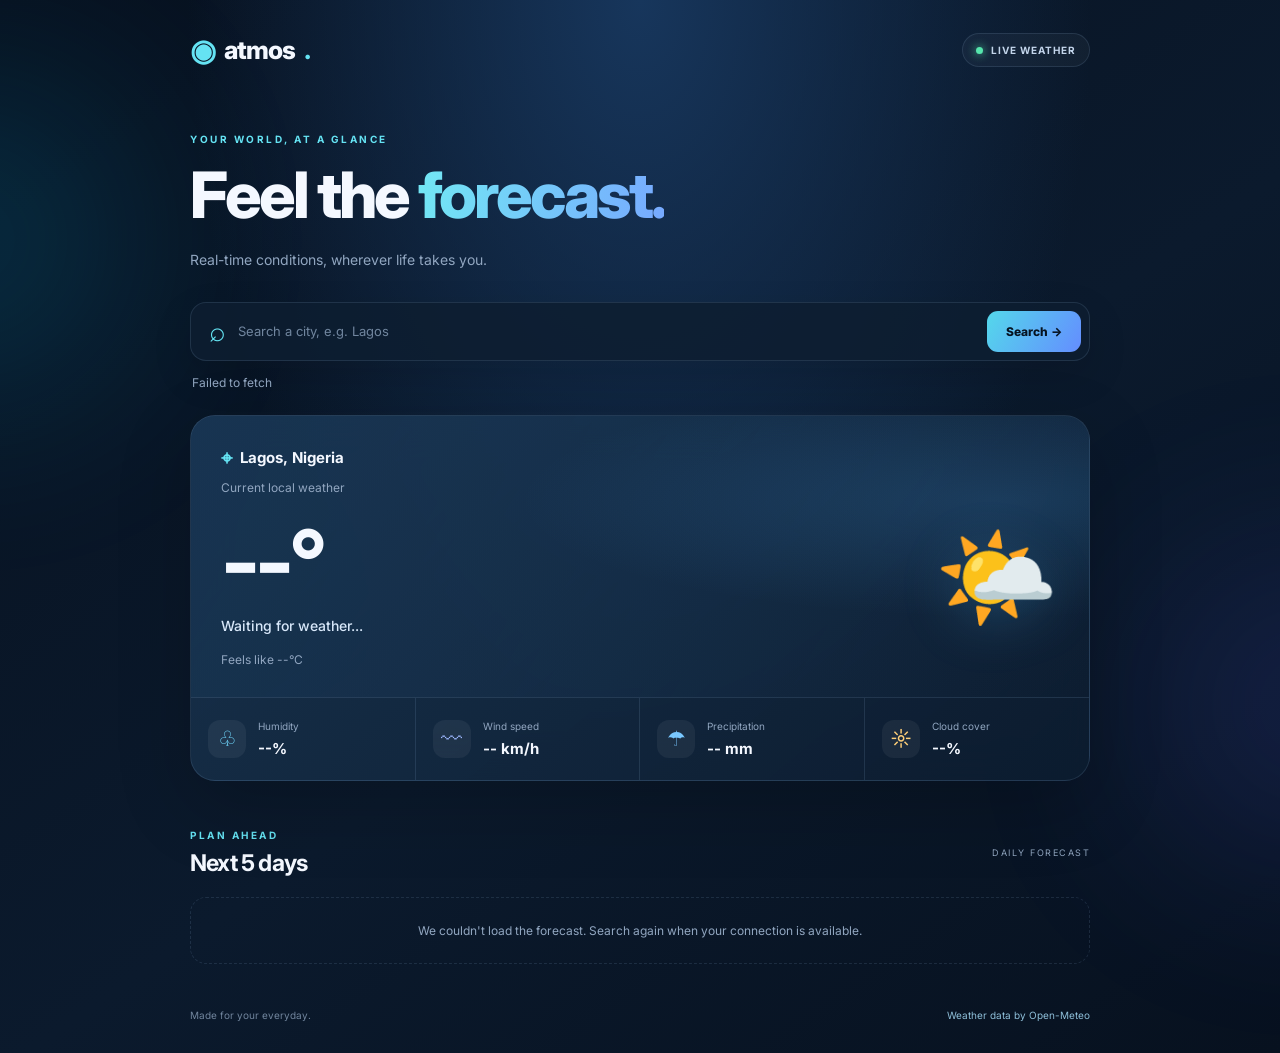
<file: index.html>
<!DOCTYPE html>
<html lang="en">
<head>
    <meta charset="UTF-8">
    <meta name="viewport" content="width=device-width, initial-scale=1.0">
    <title>Atmos | Premium Weather</title>
    <link rel="stylesheet" href="style.css">
    <script src="index.js" defer></script>
</head>
<body>
    <div class="ambient ambient-one"></div>
    <div class="ambient ambient-two"></div>

    <main class="weather-app">
        <header class="topbar">
            <a href="#" class="brand">
                <span class="brand-icon">◉</span>
                atmos<span class="brand-dot">.</span>
            </a>
            <span class="live-badge">
                <span class="live-dot"></span>
                LIVE WEATHER
            </span>
        </header>

        <section class="intro">
            <p class="eyebrow">YOUR WORLD, AT A GLANCE</p>
            <h1>Feel the <span>forecast.</span></h1>
            <p class="intro-text">
                Real-time conditions, wherever life takes you.
            </p>
        </section>

        <form id="searchForm" class="search-bar">
            <span class="search-icon">⌕</span>
            <input
                type="text"
                id="cityInput"
                placeholder="Search a city, e.g. Lagos"
                aria-label="Search city"
                autocomplete="off"
                required
            >
            <button type="submit" id="searchBtn">Search <span>→</span></button>
        </form>

        <p id="message" class="message" role="status" aria-live="polite">
            Search for a city to see its current weather.
        </p>

        <section class="weather-panel">
            <div class="weather-main">
                <div class="location-info">
                    <span class="location-pin">⌖</span>
                    <span id="location">Lagos, Nigeria</span>
                </div>

                <p id="dateText" class="date-text">Current local weather</p>

                <div class="temperature-row">
                    <div>
                        <h2 id="temperature">--°</h2>
                        <p id="condition" class="condition">Waiting for weather...</p>
                    </div>
                    <div id="weatherIcon" class="weather-icon" aria-hidden="true">🌤️</div>
                </div>

                <p id="feelsLike" class="feels-like">Feels like --°C</p>
            </div>

            <div class="weather-details">
                <div class="detail-card">
                    <div class="detail-icon humidity-icon">♧</div>
                    <div>
                        <p>Humidity</p>
                        <h3 id="humidity">--%</h3>
                    </div>
                </div>

                <div class="detail-card">
                    <div class="detail-icon wind-icon">〰</div>
                    <div>
                        <p>Wind speed</p>
                        <h3 id="wind">-- km/h</h3>
                    </div>
                </div>

                <div class="detail-card">
                    <div class="detail-icon rain-icon">☂</div>
                    <div>
                        <p>Precipitation</p>
                        <h3 id="rain">-- mm</h3>
                    </div>
                </div>

                <div class="detail-card">
                    <div class="detail-icon sun-icon">☼</div>
                    <div>
                        <p>Cloud cover</p>
                        <h3 id="clouds">--%</h3>
                    </div>
                </div>
            </div>
        </section>

        <section class="forecast-section">
            <div class="section-title">
                <div>
                    <p class="eyebrow">PLAN AHEAD</p>
                    <h2>Next 5 days</h2>
                </div>
                <span class="forecast-label">DAILY FORECAST</span>
            </div>

            <div id="forecastList" class="forecast-list">
                <p class="forecast-placeholder">
                    Your forecast will appear here after you search.
                </p>
            </div>
        </section>

        <footer class="footer">
            <span>Made for your everyday.</span>
            <a href="https://open-meteo.com/" target="_blank" rel="noopener noreferrer">
                Weather data by Open-Meteo
            </a>
        </footer>
    </main>
</body>
</html>
</file>
<file: style.css>
@import url('https://fonts.googleapis.com/css2?family=Inter:wght@400;500;600;700;800&display=swap');

:root {
    --bg: #07111f;
    --panel: rgba(17, 34, 56, 0.76);
    --border: rgba(174, 211, 255, 0.12);
    --text: #f4f8ff;
    --muted: #91a6c0;
    --cyan: #65e3f3;
    --blue: #619bff;
}

* {
    margin: 0;
    padding: 0;
    box-sizing: border-box;
}

body {
    min-height: 100vh;
    padding: 32px 20px;
    overflow-x: hidden;
    position: relative;
    background:
        radial-gradient(ellipse at 50% 0%, #17365c 0%, transparent 50%),
        linear-gradient(145deg, #07111f, #0b1a2d 55%, #07111f);
    color: var(--text);
    font-family: 'Inter', sans-serif;
}

.ambient {
    position: fixed;
    width: 300px;
    height: 300px;
    border-radius: 50%;
    filter: blur(110px);
    opacity: 0.18;
    pointer-events: none;
}

.ambient-one {
    background: #00c8ff;
    top: 10%;
    left: -180px;
}

.ambient-two {
    background: #5865ff;
    right: -180px;
    bottom: 5%;
}

.weather-app {
    max-width: 900px;
    width: 100%;
    margin: auto;
    position: relative;
    z-index: 1;
}

.topbar {
    display: flex;
    align-items: center;
    justify-content: space-between;
    gap: 15px;
    margin-bottom: 65px;
}

.brand {
    display: flex;
    align-items: center;
    gap: 9px;
    color: var(--text);
    text-decoration: none;
    font-size: 25px;
    font-weight: 800;
    letter-spacing: -1px;
}

.brand-icon {
    color: var(--cyan);
    font-size: 30px;
}

.brand-dot {
    color: var(--cyan);
}

.live-badge {
    display: flex;
    align-items: center;
    gap: 8px;
    padding: 10px 13px;
    border: 1px solid var(--border);
    border-radius: 30px;
    background: rgba(255, 255, 255, 0.035);
    color: #c3d5eb;
    font-size: 10px;
    font-weight: 700;
    letter-spacing: 1px;
}

.live-dot {
    width: 7px;
    height: 7px;
    border-radius: 50%;
    background: #56e6ad;
    box-shadow: 0 0 10px #56e6ad;
}

.intro {
    margin-bottom: 30px;
}

.eyebrow {
    margin-bottom: 14px;
    color: var(--cyan);
    font-size: 10px;
    font-weight: 700;
    letter-spacing: 2.5px;
}

.intro h1 {
    font-size: clamp(38px, 7vw, 64px);
    line-height: 1.12;
    letter-spacing: -3px;
    font-weight: 800;
}

.intro h1 span {
    background: linear-gradient(100deg, #72e8f4, #77a9ff);
    color: transparent;
    background-clip: text;
    -webkit-background-clip: text;
}

.intro-text {
    margin-top: 16px;
    color: var(--muted);
    font-size: 14px;
    line-height: 1.8;
}

.search-bar {
    display: flex;
    align-items: center;
    gap: 12px;
    padding: 8px;
    margin-bottom: 12px;
    border: 1px solid var(--border);
    border-radius: 16px;
    background: rgba(14, 30, 49, 0.85);
    box-shadow: 0 15px 40px rgba(0, 0, 0, 0.12);
}

.search-icon {
    padding-left: 10px;
    color: var(--cyan);
    font-size: 28px;
}

.search-bar input {
    min-width: 0;
    flex: 1;
    padding: 12px 0;
    outline: none;
    border: none;
    background: transparent;
    color: white;
    font-family: inherit;
    font-size: 13px;
}

.search-bar input::placeholder {
    color: #71869f;
}

.search-bar button {
    padding: 13px 19px;
    border: none;
    border-radius: 11px;
    background: linear-gradient(120deg, #54d8eb, #648dff);
    color: #061321;
    font-family: inherit;
    font-size: 12px;
    font-weight: 800;
    cursor: pointer;
    transition: transform 0.2s, filter 0.2s;
}

.search-bar button:hover {
    transform: translateY(-1px);
    filter: brightness(1.1);
}

.search-bar button:disabled {
    opacity: 0.6;
    cursor: wait;
}

.message {
    min-height: 24px;
    margin: 8px 2px 18px;
    color: var(--muted);
    font-size: 12px;
    line-height: 1.7;
}

.weather-panel {
    overflow: hidden;
    border: 1px solid var(--border);
    border-radius: 25px;
    background: linear-gradient(
        140deg,
        rgba(29, 58, 88, 0.78),
        rgba(12, 28, 47, 0.9)
    );
    box-shadow: 0 25px 75px rgba(0, 0, 0, 0.2);
    backdrop-filter: blur(24px);
    -webkit-backdrop-filter: blur(24px);
}

.weather-main {
    position: relative;
    min-height: 255px;
    padding: 30px;
    background:
        radial-gradient(ellipse at 90% 30%, rgba(76, 175, 255, 0.17), transparent 42%),
        linear-gradient(120deg, rgba(24, 54, 84, 0.65), transparent);
}

.location-info {
    display: flex;
    align-items: center;
    gap: 8px;
    font-size: 15px;
    font-weight: 700;
}

.location-pin {
    color: var(--cyan);
    font-size: 20px;
}

.date-text {
    margin-top: 10px;
    color: var(--muted);
    font-size: 12px;
}

.temperature-row {
    display: flex;
    align-items: center;
    justify-content: space-between;
    gap: 15px;
    margin-top: 20px;
}

.temperature-row h2 {
    font-size: clamp(60px, 10vw, 88px);
    line-height: 1;
    letter-spacing: -5px;
    font-weight: 700;
}

.condition {
    margin-top: 12px;
    color: #d8e8fa;
    font-size: 14px;
    font-weight: 500;
}

.weather-icon {
    font-size: clamp(65px, 12vw, 100px);
    filter: drop-shadow(0 10px 25px rgba(87, 189, 255, 0.2));
}

.feels-like {
    margin-top: 15px;
    color: var(--muted);
    font-size: 12px;
}

.weather-details {
    display: grid;
    grid-template-columns: repeat(4, minmax(0, 1fr));
    border-top: 1px solid var(--border);
}

.detail-card {
    display: flex;
    align-items: center;
    gap: 12px;
    min-width: 0;
    padding: 22px 17px;
    border-right: 1px solid var(--border);
}

.detail-card:last-child {
    border-right: none;
}

.detail-icon {
    display: grid;
    place-items: center;
    flex-shrink: 0;
    width: 38px;
    height: 38px;
    border-radius: 12px;
    background: rgba(255, 255, 255, 0.055);
    font-size: 21px;
}

.humidity-icon {
    color: #70d9ff;
}

.wind-icon {
    color: #9db8ff;
}

.rain-icon {
    color: #79c8ff;
}

.sun-icon {
    color: #ffcf78;
}

.detail-card p {
    margin-bottom: 7px;
    color: var(--muted);
    font-size: 10px;
}

.detail-card h3 {
    font-size: 15px;
    font-weight: 700;
    overflow-wrap: anywhere;
}

.forecast-section {
    margin-top: 48px;
}

.section-title {
    display: flex;
    align-items: center;
    justify-content: space-between;
    gap: 15px;
    margin-bottom: 20px;
}

.section-title .eyebrow {
    margin-bottom: 8px;
}

.section-title h2 {
    font-size: 23px;
    letter-spacing: -0.8px;
}

.forecast-label {
    color: var(--muted);
    font-size: 9px;
    letter-spacing: 1.5px;
}

.forecast-list {
    display: grid;
    grid-template-columns: repeat(5, minmax(0, 1fr));
    gap: 12px;
}

.forecast-day {
    padding: 18px 10px;
    text-align: center;
    border: 1px solid var(--border);
    border-radius: 17px;
    background: rgba(19, 37, 58, 0.66);
    transition: transform 0.2s, background 0.2s;
}

.forecast-day:hover {
    transform: translateY(-4px);
    background: rgba(34, 61, 91, 0.8);
}

.forecast-day .day-name {
    color: #b9cbe0;
    font-size: 11px;
    font-weight: 600;
}

.forecast-day .day-icon {
    display: block;
    margin: 16px 0;
    font-size: 29px;
}

.forecast-day .day-condition {
    min-height: 28px;
    margin-bottom: 12px;
    color: var(--muted);
    font-size: 9px;
    line-height: 1.5;
}

.day-temps {
    display: flex;
    justify-content: center;
    gap: 8px;
    font-size: 12px;
    font-weight: 700;
}

.day-temps .low {
    color: #7f96b2;
}

.forecast-placeholder {
    grid-column: 1 / -1;
    padding: 25px;
    border: 1px dashed var(--border);
    border-radius: 16px;
    color: var(--muted);
    text-align: center;
    font-size: 12px;
}

.footer {
    display: flex;
    align-items: center;
    justify-content: space-between;
    flex-wrap: wrap;
    gap: 12px;
    margin-top: 45px;
    color: #71859d;
    font-size: 10px;
}

.footer a {
    color: #8ebfd9;
    text-decoration: none;
}

.footer a:hover {
    text-decoration: underline;
}

[hidden] {
    display: none !important;
}

@media (max-width: 700px) {
    .weather-details {
        grid-template-columns: repeat(2, minmax(0, 1fr));
    }

    .detail-card:nth-child(2) {
        border-right: none;
    }

    .detail-card:nth-child(-n+2) {
        border-bottom: 1px solid var(--border);
    }

    .forecast-list {
        grid-template-columns: repeat(3, minmax(0, 1fr));
    }
}

@media (max-width: 480px) {
    body {
        padding: 22px 14px;
    }

    .topbar {
        margin-bottom: 50px;
    }

    .intro h1 {
        letter-spacing: -1.8px;
    }

    .search-bar {
        gap: 8px;
    }

    .search-bar button {
        padding: 13px 12px;
    }

    .weather-main {
        padding: 23px 20px;
    }

    .detail-card {
        padding: 17px 12px;
        gap: 9px;
    }

    .detail-icon {
        width: 32px;
        height: 32px;
        font-size: 17px;
    }

    .detail-card h3 {
        font-size: 13px;
    }

    .forecast-list {
        grid-template-columns: repeat(2, minmax(0, 1fr));
    }
}

@media (prefers-reduced-motion: reduce) {
    *,
    *::before,
    *::after {
        animation-duration: 0.01ms !important;
        transition-duration: 0.01ms !important;
    }
}
</file>
